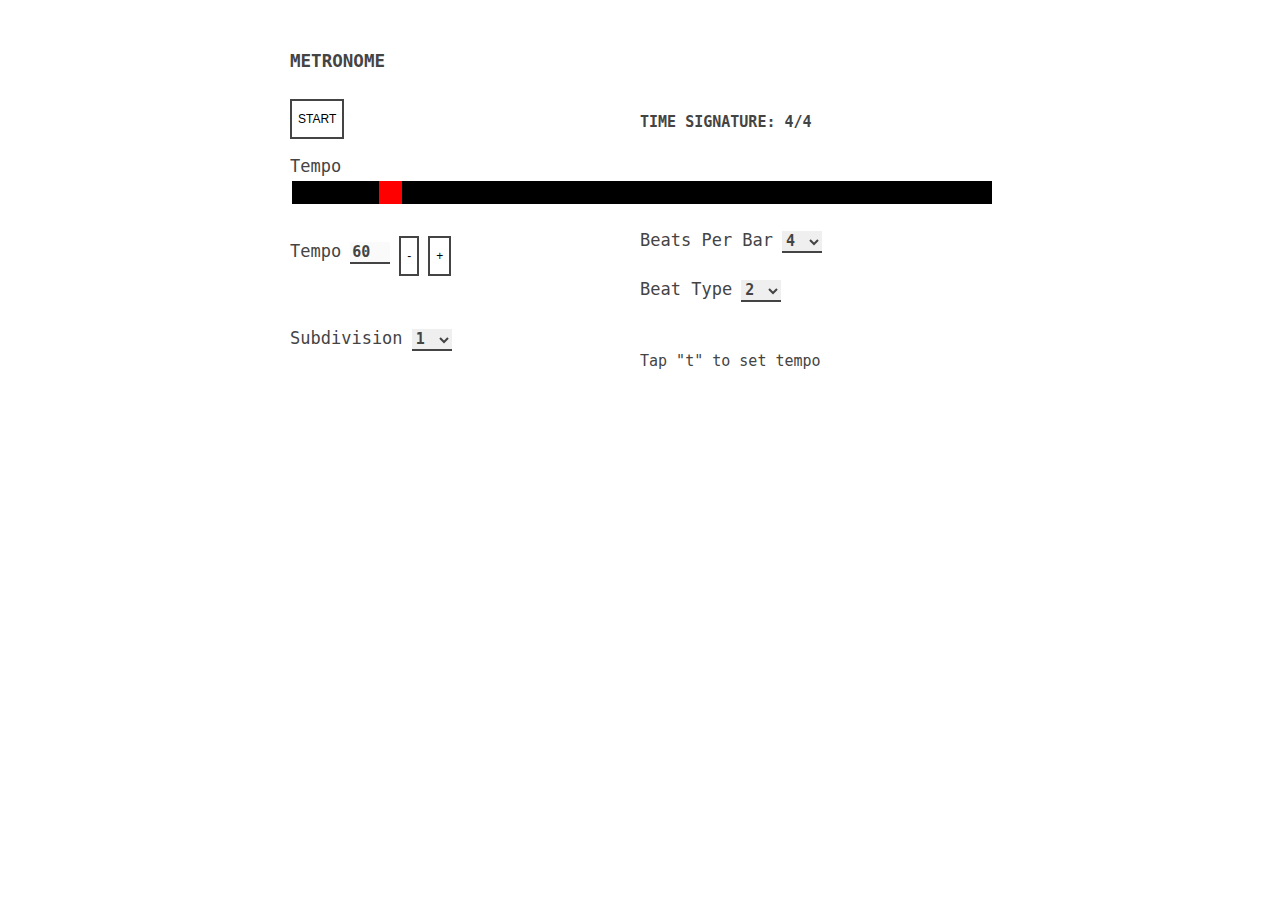
<file: index.html>
<!DOCTYPE html>
<html>
  <head>
    <meta charset="UTF-8">
    <meta name="viewport" content="width=device-width, initial-scale=1">
    <title>Metronome</title>
    <link rel="stylesheet" href="css/main.css">
    <script type="module" src="js/metronome.js"></script>
  </head>
  <body>
    <div id="main-wrapper">

      <h3>Metronome</h3>

      <div class="box-50">
        <button class="toggle" type="button" id="toggle-button">START</button>
      </div>

      <div class="box-50">
        <h4>Time Signature: <span id="time-signature-display">4/4</span></h4>
      </div>

      <div class="box-100">
        <label for="tempo-slider">Tempo</label>
        <input type="range" min="10" max="400" value="60" class="slider" id="tempo-slider">
      </div>

      <div class="box-50">
        <label for="tempo-display">Tempo</label>
        <input type="text" id="tempo-display" value="60" disabled></input>
        <button class="tempo" type="button" id="tempo-down-button">-</button>
        <button class="tempo" type="button" id="tempo-up-button">+</button>
      </div>

      <div class="box-50">
        <label for="beat-per-bar-display">Beats Per Bar</label>
        <select name="beat-type" id="beat-per-bar-display">
          <option value="1">1</option>
          <option value="2">2</option>
          <option value="3">3</option>
          <option value="4" selected>4</option>
          <option value="5">5</option>
          <option value="6">6</option>
          <option value="7">7</option>
          <option value="8">8</option>
          <option value="9">9</option>
          <option value="10">10</option>
          <option value="11">11</option>
          <option value="12">12</option>
          <option value="13">13</option>
        </select>
      </div>

      <div class="box-50">
        <label for="beat-type-display">Beat Type</label>
        <select name="beat-type" id="beat-type-display">
          <option value="2">2</option>
          <option value="4">4</option>
          <option value="8">8</option>
          <option value="16">16</option>
          <option value="32">32</option>
          <option value="64">64</option>
        </select>
      </div>

      <div class="box-50">
        <label for="subdivision-display">Subdivision</label>
        <select name="beat-type" id="subdivision-display">
          <option value="1" selected>1</option>
          <option value="2">2</option>
          <option value="3">3</option>
          <option value="4">4</option>
          <option value="5">5</option>
          <option value="6">6</option>
          <option value="7">7</option>
          <option value="8">8</option>
          <option value="9">9</option>
          <option value="10">10</option>
          <option value="11">11</option>
          <option value="12">12</option>
          <option value="13">13</option>
        </select>
      </div>

      <div class="box-50">
        <p id="tap-display">Tap "t" to set tempo</p>
      </div>
    </div>
  </body>
</html>
</file>
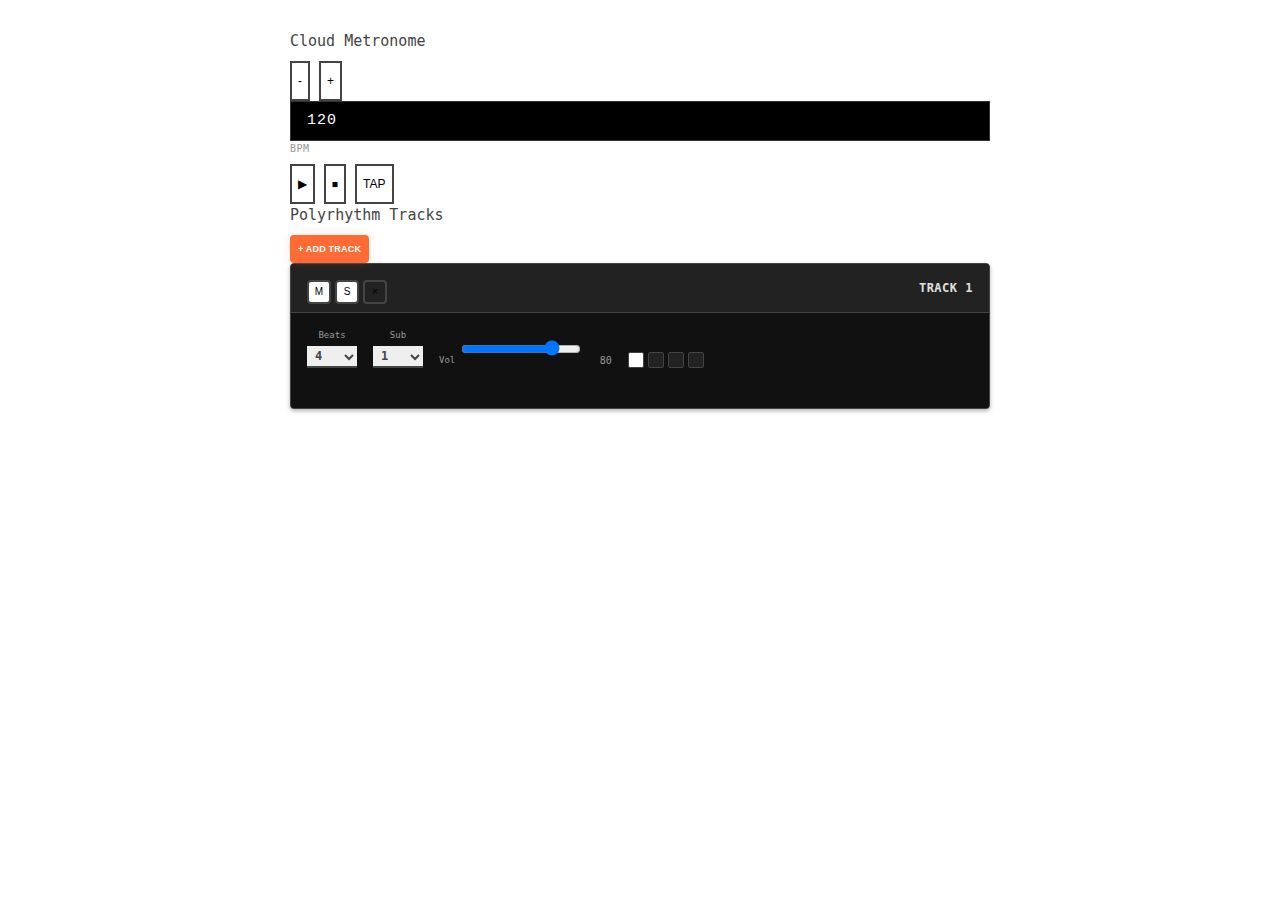
<file: index-new.html>
<!DOCTYPE html>
<html>
  <head>
    <meta charset="UTF-8">
    <meta name="viewport" content="width=device-width, initial-scale=1">
    <title>Metronome Pro</title>
    <link rel="stylesheet" href="css/components.css">
    <link rel="stylesheet" href="css/main.css">
    <script type="module" src="js/simple-metronome.js"></script>
  </head>
  <body>
    <div class="app-container">
      
      <!-- Global Controls -->
      <header class="global-controls">
        <div class="title">Cloud Metronome</div>
        
        <div class="master-controls">
          <div class="tempo-controls">
            <button id="tempo-down-button">-</button>
            <button id="tempo-up-button">+</button>
          </div>
          <div id="tempo-display"></div>
        </div>
        
        <div class="transport-controls">
          <button id="toggle-button" class="play-button">
            <span id="play-icon">▶</span>
          </button>
          <button id="reset-button">⏹</button>
          <button id="tap-tempo-button">TAP</button>
        </div>
      </header>

      <!-- Polyrhythm Section -->
      <main class="polyrhythm-section">
        <div class="polyrhythm-controls">
          <div class="section-title">Polyrhythm Tracks</div>
          <button class="add-track-button" id="add-track-button">+ Add Track</button>
        </div>
        
        <div class="tracks-container" id="tracks-container">
          <!-- Polyrhythm tracks will be added here dynamically -->
        </div>
      </main>

    </div>

    <!-- Hidden original controls for fallback -->
    <div style="display: none;">
      <input type="range" min="10" max="400" value="60" class="slider" id="tempo-slider">
      <input type="text" id="tempo-input" value="60">
      <span id="tap-display">Tap "t" to set tempo</span>
    </div>
  </body>
</html>
</file>
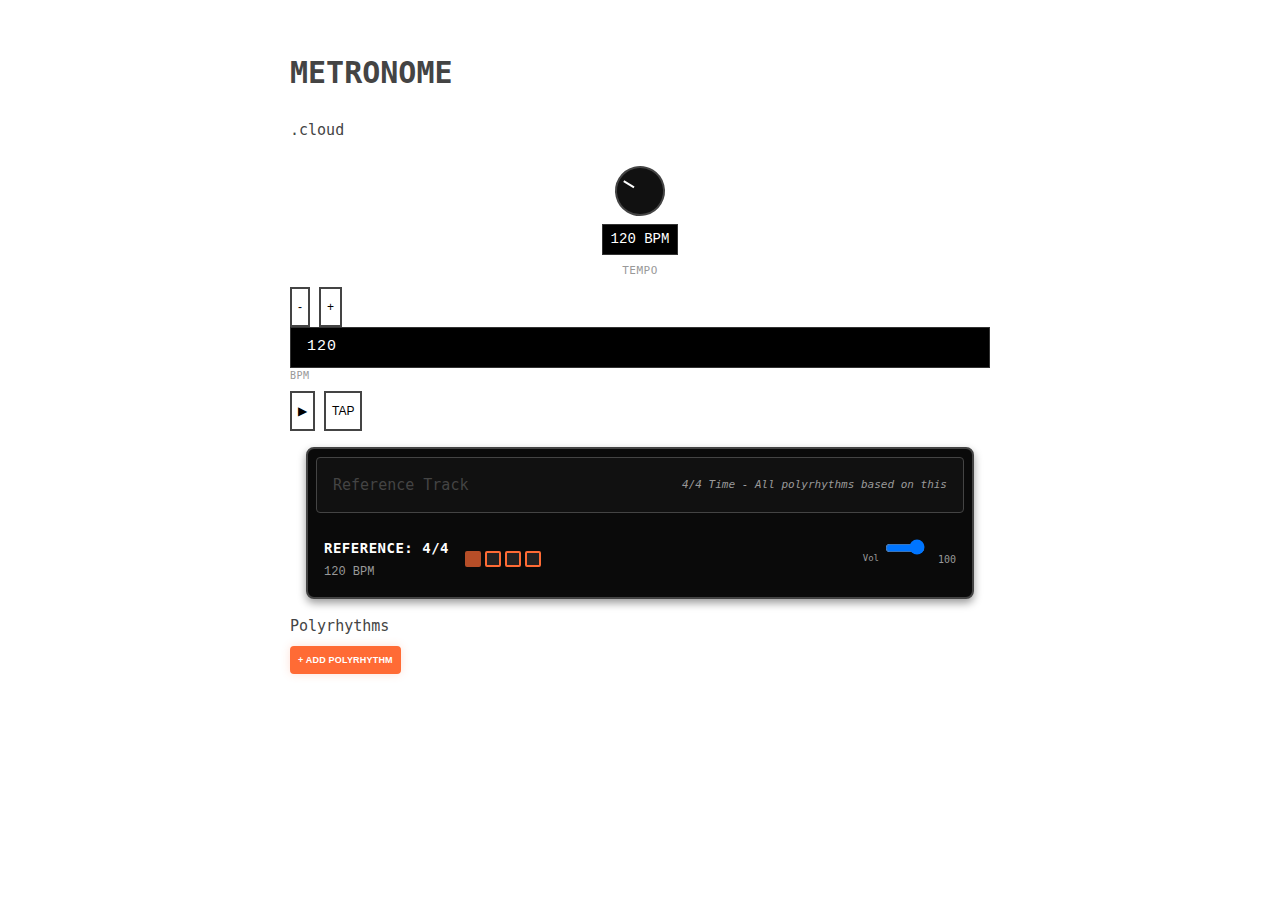
<file: index-simple.html>
<!DOCTYPE html>
<html>
  <head>
    <meta charset="UTF-8">
    <meta name="viewport" content="width=device-width, initial-scale=1">
    <title>metronome.cloud - Polyrhythmic Metronome</title>
    <link rel="stylesheet" href="css/components.css">
    <link rel="stylesheet" href="css/main.css">
    <script type="module" src="js/polyrhythmic-metronome.js"></script>
  </head>
  <body>
    <div class="app-container">
      
      <!-- Global Controls -->
      <header class="global-controls">
        <div class="logo-header">
          <div class="metronome-icon">
            <div class="icon-grid">
              <div class="grid-square"></div>
              <div class="grid-square accent"></div>
              <div class="grid-square"></div>
              <div class="grid-square"></div>
              <div class="grid-square accent"></div>
              <div class="grid-square empty"></div>
              <div class="grid-square"></div>
              <div class="grid-square"></div>
              <div class="grid-square accent"></div>
            </div>
          </div>
          <div class="logo-text">
            <h1 class="brand-name">metronome</h1>
            <p class="brand-domain">.cloud</p>
          </div>
        </div>
        
        <div class="master-controls">
          <div id="tempo-knob"></div>
          <div class="tempo-controls">
            <button id="tempo-down-button">-</button>
            <button id="tempo-up-button">+</button>
          </div>
          <div id="tempo-display"></div>
        </div>
        
        <div class="transport-controls">
          <button id="toggle-button" class="play-button">
            <span id="play-icon">▶</span>
          </button>
          <button id="tap-tempo-button">TAP</button>
        </div>
      </header>

      <!-- Reference Track Section -->
      <section class="reference-section">
        <div class="section-header">
          <div class="section-title">Reference Track</div>
          <div class="reference-info">4/4 Time - All polyrhythms based on this</div>
        </div>
        
        <div class="reference-track" id="reference-track">
          <!-- Reference track will be created here -->
        </div>
      </section>

      <!-- Polyrhythm Section -->
      <main class="polyrhythm-section">
        <div class="polyrhythm-controls">
          <div class="section-title">Polyrhythms</div>
          <button class="add-track-button" id="add-polyrhythm-button">+ Add Polyrhythm</button>
        </div>
        
        <div class="tracks-container" id="polyrhythms-container">
          <!-- Polyrhythm tracks will be added here dynamically -->
        </div>
      </main>

    </div>
  </body>
</html>
</file>
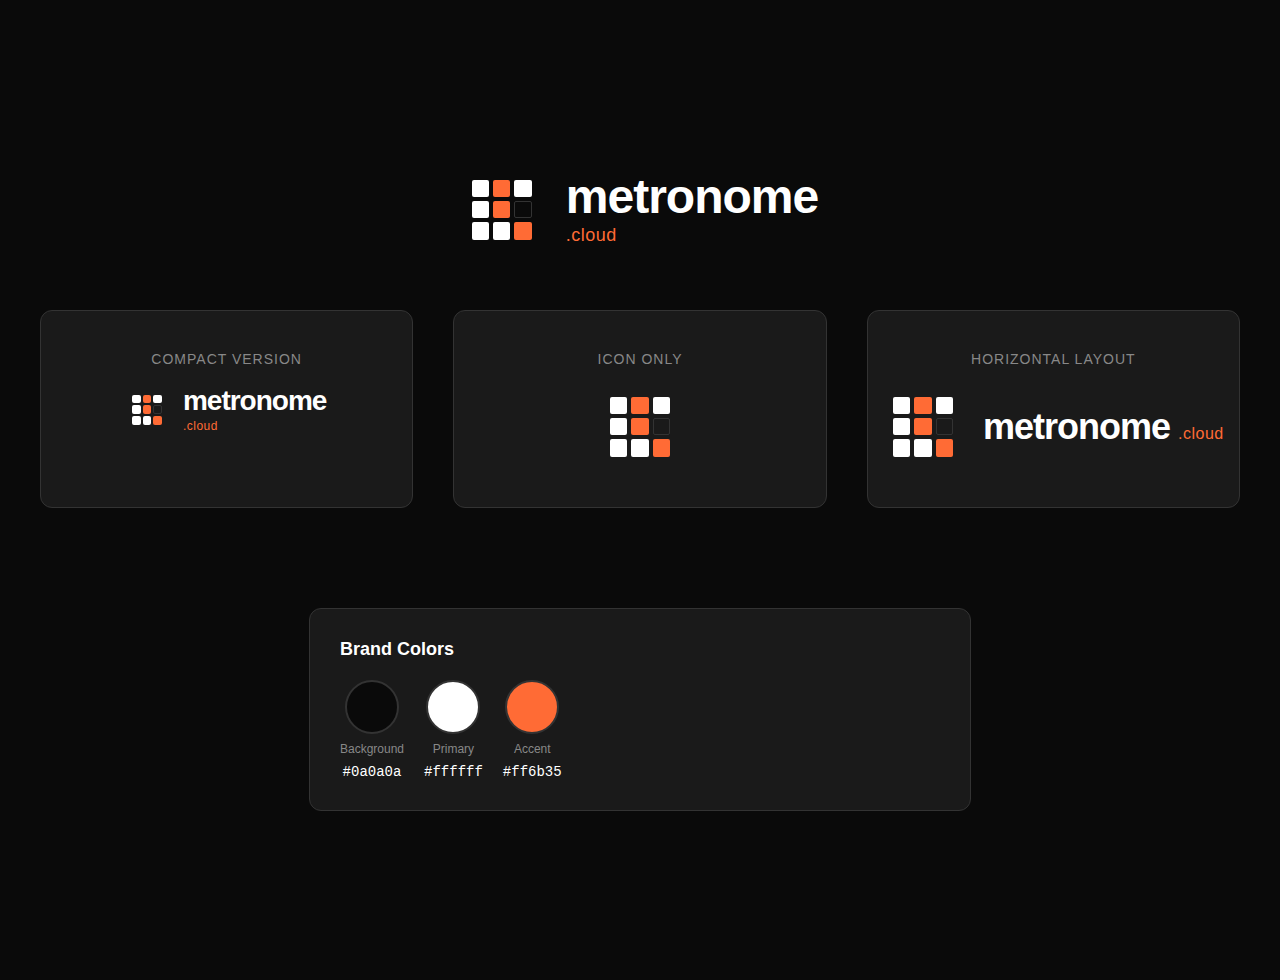
<file: metronome_logo.html>
<!DOCTYPE html>
<html lang="en">
<head>
    <meta charset="UTF-8">
    <meta name="viewport" content="width=device-width, initial-scale=1.0">
    <title>Metronome.cloud Logo</title>
    <style>
        body {
            margin: 0;
            padding: 40px;
            background: #0a0a0a;
            font-family: -apple-system, BlinkMacSystemFont, 'Segoe UI', Roboto, sans-serif;
            display: flex;
            flex-direction: column;
            align-items: center;
            min-height: 100vh;
            justify-content: center;
        }

        .logo-container {
            display: flex;
            flex-direction: column;
            align-items: center;
            gap: 60px;
        }

        .logo {
            display: flex;
            align-items: center;
            gap: 24px;
        }

        .metronome-icon {
            position: relative;
            width: 80px;
            height: 80px;
            display: flex;
            align-items: center;
            justify-content: center;
        }

        .icon-grid {
            display: grid;
            grid-template-columns: repeat(3, 1fr);
            grid-template-rows: repeat(3, 1fr);
            gap: 4px;
            width: 60px;
            height: 60px;
        }

        .grid-square {
            background: #ffffff;
            border-radius: 2px;
            transition: all 0.3s ease;
        }

        .grid-square.accent {
            background: #ff6b35;
        }

        .grid-square.empty {
            background: transparent;
            border: 1px solid #333;
        }

        .logo-text {
            display: flex;
            flex-direction: column;
            align-items: flex-start;
        }

        .brand-name {
            font-size: 48px;
            font-weight: 700;
            color: #ffffff;
            letter-spacing: -1px;
            margin: 0;
            line-height: 1;
        }

        .brand-domain {
            font-size: 18px;
            font-weight: 400;
            color: #ff6b35;
            margin: 4px 0 0 0;
            letter-spacing: 0.5px;
        }

        .logo-variants {
            display: grid;
            grid-template-columns: repeat(auto-fit, minmax(300px, 1fr));
            gap: 40px;
            width: 100%;
            max-width: 1200px;
        }

        .variant {
            background: #1a1a1a;
            padding: 40px;
            border-radius: 12px;
            border: 1px solid #333;
            display: flex;
            flex-direction: column;
            align-items: center;
            gap: 20px;
        }

        .variant-title {
            color: #888;
            font-size: 14px;
            font-weight: 500;
            text-transform: uppercase;
            letter-spacing: 1px;
            margin: 0;
        }

        .compact-logo {
            display: flex;
            align-items: center;
            gap: 16px;
        }

        .compact-logo .metronome-icon {
            width: 40px;
            height: 40px;
        }

        .compact-logo .icon-grid {
            width: 30px;
            height: 30px;
            gap: 2px;
        }

        .compact-logo .brand-name {
            font-size: 28px;
        }

        .compact-logo .brand-domain {
            font-size: 12px;
        }

        .icon-only {
            display: flex;
            align-items: center;
            justify-content: center;
        }

        .horizontal-logo {
            display: flex;
            align-items: center;
            gap: 20px;
        }

        .horizontal-logo .logo-text {
            flex-direction: row;
            align-items: baseline;
            gap: 8px;
        }

        .horizontal-logo .brand-name {
            font-size: 36px;
        }

        .horizontal-logo .brand-domain {
            font-size: 16px;
            margin: 0;
        }

        @keyframes pulse {
            0%, 100% { 
                transform: scale(1);
                opacity: 1;
            }
            50% { 
                transform: scale(1.1);
                opacity: 0.8;
            }
        }

        .logo:hover .grid-square.accent {
            animation: pulse 1s ease-in-out infinite;
        }

        .color-info {
            background: #1a1a1a;
            padding: 30px;
            border-radius: 12px;
            border: 1px solid #333;
            width: 100%;
            max-width: 600px;
            margin-top: 40px;
        }

        .color-info h3 {
            color: #ffffff;
            margin: 0 0 20px 0;
            font-size: 18px;
        }

        .color-swatches {
            display: flex;
            gap: 20px;
        }

        .color-swatch {
            display: flex;
            flex-direction: column;
            align-items: center;
            gap: 8px;
        }

        .color-circle {
            width: 50px;
            height: 50px;
            border-radius: 50%;
            border: 2px solid #333;
        }

        .color-label {
            color: #888;
            font-size: 12px;
            text-align: center;
        }

        .color-code {
            color: #ffffff;
            font-size: 14px;
            font-family: 'Courier New', monospace;
        }
    </style>
</head>
<body>
    <div class="logo-container">
        <div class="logo">
            <div class="metronome-icon">
                <div class="icon-grid">
                    <div class="grid-square"></div>
                    <div class="grid-square accent"></div>
                    <div class="grid-square"></div>
                    <div class="grid-square"></div>
                    <div class="grid-square accent"></div>
                    <div class="grid-square empty"></div>
                    <div class="grid-square"></div>
                    <div class="grid-square"></div>
                    <div class="grid-square accent"></div>
                </div>
            </div>
            <div class="logo-text">
                <h1 class="brand-name">metronome</h1>
                <p class="brand-domain">.cloud</p>
            </div>
        </div>

        <div class="logo-variants">
            <div class="variant">
                <h3 class="variant-title">Compact Version</h3>
                <div class="compact-logo">
                    <div class="metronome-icon">
                        <div class="icon-grid">
                            <div class="grid-square"></div>
                            <div class="grid-square accent"></div>
                            <div class="grid-square"></div>
                            <div class="grid-square"></div>
                            <div class="grid-square accent"></div>
                            <div class="grid-square empty"></div>
                            <div class="grid-square"></div>
                            <div class="grid-square"></div>
                            <div class="grid-square accent"></div>
                        </div>
                    </div>
                    <div class="logo-text">
                        <h1 class="brand-name">metronome</h1>
                        <p class="brand-domain">.cloud</p>
                    </div>
                </div>
            </div>

            <div class="variant">
                <h3 class="variant-title">Icon Only</h3>
                <div class="icon-only">
                    <div class="metronome-icon">
                        <div class="icon-grid">
                            <div class="grid-square"></div>
                            <div class="grid-square accent"></div>
                            <div class="grid-square"></div>
                            <div class="grid-square"></div>
                            <div class="grid-square accent"></div>
                            <div class="grid-square empty"></div>
                            <div class="grid-square"></div>
                            <div class="grid-square"></div>
                            <div class="grid-square accent"></div>
                        </div>
                    </div>
                </div>
            </div>

            <div class="variant">
                <h3 class="variant-title">Horizontal Layout</h3>
                <div class="horizontal-logo">
                    <div class="metronome-icon">
                        <div class="icon-grid">
                            <div class="grid-square"></div>
                            <div class="grid-square accent"></div>
                            <div class="grid-square"></div>
                            <div class="grid-square"></div>
                            <div class="grid-square accent"></div>
                            <div class="grid-square empty"></div>
                            <div class="grid-square"></div>
                            <div class="grid-square"></div>
                            <div class="grid-square accent"></div>
                        </div>
                    </div>
                    <div class="logo-text">
                        <h1 class="brand-name">metronome</h1>
                        <p class="brand-domain">.cloud</p>
                    </div>
                </div>
            </div>
        </div>

        <div class="color-info">
            <h3>Brand Colors</h3>
            <div class="color-swatches">
                <div class="color-swatch">
                    <div class="color-circle" style="background: #0a0a0a;"></div>
                    <div class="color-label">Background</div>
                    <div class="color-code">#0a0a0a</div>
                </div>
                <div class="color-swatch">
                    <div class="color-circle" style="background: #ffffff;"></div>
                    <div class="color-label">Primary</div>
                    <div class="color-code">#ffffff</div>
                </div>
                <div class="color-swatch">
                    <div class="color-circle" style="background: #ff6b35;"></div>
                    <div class="color-label">Accent</div>
                    <div class="color-code">#ff6b35</div>
                </div>
            </div>
        </div>
    </div>
</body>
</html>
</file>
<file: css/main.css>
* {box-sizing:border-box}

body {
  margin: 0 auto;
  font-family: 'Roboto Mono', monospace;
  font-size: 15px;
  padding: 2em;
  max-width: 760px;
  line-height: 1.5;
  color: #444;
  display: flex;
  flex-direction: column;
  min-height: 100vh;
  overflow-x: hidden;
}

p {
  margin: 24px 0;
}

label {
  font-size: 17px;
}

input, select {
  font-family: inherit;
  font-size: inherit;
  color: inherit;
  border: none;
  border-bottom: 2px solid #444;
  font-weight: bold;
  width: 40px;
  font-size: inherit;
  margin-bottom: 24px;
}

textarea, #output {
  position: absolute;
  top: 0;
  left: 0;
  right: 0;
  bottom: 0;
  width: 100%;
  height: 100%;
}
#output {
  border: 1px solid #444;
  word-wrap: break-word;
  white-space: pre-wrap;
  overflow: auto;
}
textarea {
  background: transparent;
  color: transparent;
  caret-color: black !important;
  font-family: inherit;
  font-size: inherit;
  line-height: inherit;
  border: none;
}

h1,h2,h3,h4,h5,h6 {
  text-transform: uppercase;
}

button {
  border: 2px solid #444;
  background: white;
  font-family: sans-serif;
  font-size: 12px;
  text-transform: uppercase;
  cursor: pointer;
  height: 40px;
  min-width: 10px;
  vertical-align: middle;
  margin-top: 8px;
}

button:active {
  background: blue;
  color: white;
}

button:hover {
  background: red;
  color: white;
}

a:link, a:visited {
  color: inherit;
  background: #7fffd46e;
}
a:hover {
  background: aquamarine;
}

footer {
  margin-top: 24px;
}

.box-100 {
  float: left;
  width: 100%;
}

.box-50 {
  float: left;
  width: 50%;
}

#tempo-slider {
  width: 100%;
}

.slider {
  -webkit-appearance: none;
  width: 100%;
  height: 23px;
  background: black;
  outline: none;
  opacity: 1;
  -webkit-transition: .2s;
  transition: opacity .2s;
  border: 0px;
}

.slider:hover {
  opacity: 0.8;
}

.slider::-webkit-slider-thumb {
  -webkit-appearance: none;
  appearance: none;
  width: 23px;
  height: 23px;
  background: red;
  cursor: pointer;
}

.slider::-moz-range-thumb {
  width: 23px;
  height: 23px;
  background: red;
  cursor: pointer;
}
</file>
<file: css/components.css>
/* Minimal High-Contrast Theme */
:root {
  /* Monochrome Base */
  --bg-primary: #000000;
  --bg-secondary: #111111;
  --bg-tertiary: #222222;
  --bg-panel: #0a0a0a;
  --bg-input: #1a1a1a;
  
  /* High Contrast Text */
  --text-primary: #ffffff;
  --text-secondary: #e0e0e0;
  --text-muted: #999999;
  --text-dim: #666666;
  
  /* Brand Accent Colors */
  --accent-primary: #ff6b35;
  --accent-active: #ff0000;
  --accent-hover: #333333;
  --accent-border: #444444;
  
  /* Display Colors */
  --display-text: #ffffff;
  --display-bg: #000000;
  --display-border: #333333;
  
  /* Component Sizes */
  --knob-size-small: 40px;
  --knob-size-medium: 60px;
  --knob-size-large: 80px;
  
  /* Spacing */
  --spacing-xs: 4px;
  --spacing-sm: 8px;
  --spacing-md: 16px;
  --spacing-lg: 24px;
  --spacing-xl: 32px;
  
  /* Borders and Shadows */
  --border-radius: 4px;
  --border-radius-large: 8px;
  --shadow-small: 0 2px 4px rgba(0, 0, 0, 0.3);
  --shadow-medium: 0 4px 8px rgba(0, 0, 0, 0.4);
  --shadow-large: 0 8px 16px rgba(0, 0, 0, 0.5);
  
  /* Transitions */
  --transition-fast: 0.1s ease;
  --transition-medium: 0.2s ease;
  --transition-slow: 0.3s ease;
}

/* Minimal Knob Control */
.knob-control {
  display: flex;
  flex-direction: column;
  align-items: center;
  gap: var(--spacing-sm);
  user-select: none;
}

.knob-container {
  position: relative;
  display: flex;
  flex-direction: column;
  align-items: center;
  gap: var(--spacing-sm);
}

.knob-handle {
  position: relative;
  background: var(--bg-secondary);
  border: 2px solid var(--accent-border);
  border-radius: 50%;
  cursor: grab;
  transition: all var(--transition-fast);
}

.knob-handle:hover {
  border-color: var(--accent-primary);
}

.knob-control.dragging .knob-handle {
  cursor: grabbing;
  border-color: var(--accent-active);
}

.knob-indicator {
  position: absolute;
  top: 4px;
  left: 50%;
  transform: translateX(-50%);
  width: 2px;
  height: 25%;
  background: var(--text-primary);
}

.knob-value {
  background: var(--display-bg);
  color: var(--display-text);
  padding: var(--spacing-xs) var(--spacing-sm);
  border: 1px solid var(--display-border);
  font-family: 'Courier New', monospace;
  font-size: 14px;
  font-weight: normal;
  text-align: center;
  min-width: 50px;
}

.knob-label {
  color: var(--text-muted);
  font-size: 11px;
  text-transform: uppercase;
  letter-spacing: 0.5px;
  text-align: center;
}

/* Simple Display Component */
.led-display {
  display: flex;
  flex-direction: column;
  align-items: center;
  gap: var(--spacing-xs);
}

.led-screen {
  background: var(--display-bg);
  border: 1px solid var(--display-border);
  padding: var(--spacing-sm) var(--spacing-md);
  font-family: 'Courier New', monospace;
  color: var(--display-text);
}

.led-text {
  font-weight: normal;
  letter-spacing: 1px;
}

.led-label {
  color: var(--text-muted);
  font-size: 10px;
  text-transform: uppercase;
  letter-spacing: 0.5px;
}

/* Beat Indicator Component */
.beat-indicator {
  user-select: none;
}

/* Circular Beat Indicator */
.beat-indicator--circular .beat-circle {
  position: relative;
  width: 120px;
  height: 120px;
  border: 2px solid var(--bg-tertiary);
  border-radius: 50%;
  background: var(--bg-secondary);
  box-shadow: inset var(--shadow-small);
}

.beat-indicator--circular .beat {
  position: absolute;
  width: 20px;
  height: 20px;
  transform-origin: 60px 60px;
}

.beat-indicator--circular .beat-0 { transform: rotate(0deg) translateY(-50px); }
.beat-indicator--circular .beat-1 { transform: rotate(90deg) translateY(-50px); }
.beat-indicator--circular .beat-2 { transform: rotate(180deg) translateY(-50px); }
.beat-indicator--circular .beat-3 { transform: rotate(270deg) translateY(-50px); }

.beat-indicator--circular .beat-main {
  width: 16px;
  height: 16px;
  background: var(--bg-tertiary);
  border: 2px solid var(--bg-primary);
  border-radius: 50%;
  transition: all var(--transition-fast);
}

.beat-indicator--circular .beat.active .beat-main {
  background: var(--accent-primary);
  box-shadow: 0 0 12px var(--accent-primary);
  transform: scale(1.2);
}

/* Bar Beat Indicator */
.beat-indicator--bar .beat-bar {
  display: flex;
  gap: var(--spacing-sm);
  padding: var(--spacing-md);
  background: var(--bg-secondary);
  border-radius: var(--border-radius);
  border: 1px solid var(--bg-tertiary);
}

.beat-indicator--bar .beat {
  display: flex;
  flex-direction: column;
  align-items: center;
  gap: var(--spacing-xs);
}

.beat-indicator--bar .beat-main {
  width: 24px;
  height: 32px;
  background: var(--bg-tertiary);
  border: 1px solid var(--bg-primary);
  border-radius: var(--border-radius);
  transition: all var(--transition-fast);
}

.beat-indicator--bar .beat.active .beat-main {
  background: var(--accent-primary);
  box-shadow: 0 0 8px var(--accent-primary);
}

.beat-indicator--bar .subdivisions {
  display: flex;
  gap: 2px;
}

.beat-indicator--bar .subdivision {
  width: 4px;
  height: 8px;
  background: var(--bg-primary);
  border-radius: 1px;
  transition: background var(--transition-fast);
}

.beat-indicator--bar .subdivision.active-subdivision {
  background: var(--accent-secondary);
}

/* LED Beat Indicator */
.beat-indicator--led .led-grid {
  display: flex;
  flex-direction: column;
  align-items: center;
  gap: var(--spacing-sm);
  padding: var(--spacing-md);
  background: var(--bg-secondary);
  border-radius: var(--border-radius);
  border: 1px solid var(--bg-tertiary);
}

.beat-indicator--led .current-beat {
  display: flex;
  flex-direction: column;
  align-items: center;
  gap: var(--spacing-xs);
}

.beat-indicator--led .beat-number {
  font-family: 'Courier New', monospace;
  font-size: 24px;
  font-weight: bold;
  color: var(--led-green);
  text-shadow: 0 0 8px var(--led-green);
  background: var(--led-green-dim);
  padding: var(--spacing-xs) var(--spacing-sm);
  border-radius: var(--border-radius);
  min-width: 40px;
  text-align: center;
}

.beat-indicator--led .beat-label {
  font-size: 10px;
  color: var(--text-muted);
  text-transform: uppercase;
  letter-spacing: 1px;
}

.beat-indicator--led .beat-dots {
  display: flex;
  gap: var(--spacing-xs);
}

.beat-indicator--led .beat-dot {
  width: 12px;
  height: 12px;
  background: var(--led-green-dim);
  border: 1px solid var(--bg-primary);
  border-radius: 50%;
  transition: all var(--transition-fast);
}

.beat-indicator--led .beat-dot.active {
  background: var(--led-green);
  box-shadow: 0 0 8px var(--led-green);
}

/* Size Modifiers */
.beat-indicator--small { transform: scale(0.8); }
.beat-indicator--large { transform: scale(1.2); }

/* Flash Animation */
.beat-indicator.flash {
  animation: flash 0.1s ease-in-out;
}

@keyframes flash {
  0%, 100% { opacity: 1; }
  50% { opacity: 0.5; }
}

/* Polyrhythm Track Component */
.polyrhythm-track {
  background: var(--bg-secondary, #111111);
  border: 1px solid var(--accent-border, #444444);
  border-radius: var(--border-radius, 4px);
  margin-bottom: var(--spacing-sm);
  box-shadow: var(--shadow-small, 0 2px 4px rgba(0, 0, 0, 0.3));
}

.track-header {
  display: flex;
  justify-content: space-between;
  align-items: center;
  padding: var(--spacing-sm, 8px) var(--spacing-md, 16px);
  background: var(--bg-tertiary, #222222);
  border-radius: var(--border-radius, 4px) var(--border-radius, 4px) 0 0;
  border-bottom: 1px solid var(--accent-border, #444444);
}

.track-controls {
  display: flex;
  gap: var(--spacing-xs);
  align-items: center;
}

.track-controls button {
  width: 24px;
  height: 24px;
  font-size: 10px;
  padding: 0;
  display: flex;
  align-items: center;
  justify-content: center;
  border-radius: var(--border-radius, 4px);
  transition: all var(--transition-fast, 0.1s);
}

.track-mute.active {
  background: var(--accent-active);
  box-shadow: 0 0 6px var(--accent-active);
}

.track-solo.active {
  background: #ffaa00;
  box-shadow: 0 0 6px #ffaa00;
}

.track-remove {
  background: var(--bg-tertiary);
  border-color: var(--accent-border);
}

.track-remove:hover {
  background: var(--accent-active);
  box-shadow: 0 0 6px var(--accent-active);
}

.track-label {
  font-size: 12px;
  color: var(--text-secondary);
  text-transform: uppercase;
  letter-spacing: 0.5px;
  font-weight: 600;
}

.track-body {
  display: flex;
  align-items: center;
  gap: var(--spacing-md);
  padding: var(--spacing-md, 16px);
  background: var(--bg-secondary, #111111);
  border-radius: 0 0 var(--border-radius, 4px) var(--border-radius, 4px);
}

@media (max-width: 768px) {
  .track-body {
    flex-direction: column;
    align-items: stretch;
    gap: var(--spacing-sm);
  }
  
  .track-visualizer {
    order: 3;
    justify-content: center;
  }
  
  .track-pattern, .track-volume {
    flex-direction: row;
    justify-content: space-between;
    align-items: center;
  }
}

.track-pattern, .track-subdivision, .track-volume {
  display: flex;
  flex-direction: column;
  align-items: center;
  gap: var(--spacing-xs);
}

.track-pattern label, .track-subdivision label, .track-volume label {
  font-size: 9px;
  color: var(--text-muted);
  margin-bottom: 0;
}

.track-pattern select, .track-subdivision select {
  width: 50px;
  padding: 2px 4px;
  font-size: 12px;
}

.track-volume {
  flex: 1;
  flex-direction: row;
  gap: var(--spacing-xs);
}

.volume-slider {
  flex: 1;
  height: 20px;
}

.volume-value {
  font-size: 10px;
  color: var(--text-muted);
  min-width: 25px;
  text-align: right;
}

.track-visualizer {
  flex: 2;
  display: flex;
  align-items: center;
}

.beat-dots {
  display: flex;
  gap: 4px;
  flex-wrap: wrap;
}

.beat-dot {
  width: 16px;
  height: 16px;
  background: var(--bg-tertiary);
  border: 1px solid var(--accent-border);
  border-radius: 2px;
  cursor: pointer;
  transition: all var(--transition-fast);
}

.beat-dot:hover {
  border-color: var(--accent-primary);
}

.beat-dot.muted {
  background: #666666;
  border-color: #666666;
  opacity: 0.5;
}

.beat-dot.muted.active {
  border-color: #666666;
  background: #666666;
  box-shadow: 0 0 4px #666666;
}

.beat-dot.downbeat {
  background: var(--text-primary);
}

.beat-dot.strong {
  background: var(--text-muted);
}

.beat-dot.active {
  background: var(--accent-active);
  box-shadow: 0 0 4px var(--accent-active);
}

/* Add Track Button */
.add-track-button {
  background: var(--accent-primary, #ff6b35);
  border: 2px solid var(--accent-primary, #ff6b35);
  color: var(--text-primary, #ffffff);
  padding: 4px 6px;
  font-size: 9px;
  font-weight: 600;
  text-transform: uppercase;
  letter-spacing: 0.2px;
  border-radius: var(--border-radius, 4px);
  transition: all var(--transition-medium, 0.2s);
  box-shadow: 0 0 10px rgba(255, 107, 53, 0.2);
  white-space: nowrap;
  height: 28px;
  flex-shrink: 0;
}

.add-track-button:hover {
  background: var(--accent-secondary, #00ff88);
  border-color: var(--accent-secondary, #00ff88);
  box-shadow: 0 0 15px rgba(0, 255, 136, 0.3);
  transform: translateY(-1px);
}

/* Reference Track Section */
.reference-section {
  background: var(--bg-panel, #252525);
  border: 2px solid var(--accent-border, #444444);
  border-radius: var(--border-radius-large, 8px);
  box-shadow: var(--shadow-medium, 0 4px 8px rgba(0, 0, 0, 0.4));
  margin: var(--spacing-md, 16px);
}

.section-header {
  display: flex;
  justify-content: space-between;
  align-items: center;
  padding: var(--spacing-md, 16px);
  background: var(--bg-secondary, #111111);
  border-radius: var(--border-radius, 4px);
  border: 1px solid var(--accent-border, #444444);
  margin: var(--spacing-sm, 8px);
}

.reference-info {
  font-size: 11px;
  color: var(--text-muted);
  font-style: italic;
}

.reference-track-display {
  display: flex;
  align-items: center;
  gap: var(--spacing-md);
  padding: var(--spacing-md);
  flex-shrink: 0;
}

.reference-track-display .track-info {
  display: flex;
  flex-direction: column;
  gap: var(--spacing-xs);
}

.reference-track-display .track-label {
  font-size: 14px;
  font-weight: bold;
  color: var(--text-primary);
}

.reference-track-display .track-tempo {
  font-size: 12px;
  color: var(--text-muted);
  font-family: 'Courier New', monospace;
}

.reference-dots .beat-dot, .polyrhythm-dots .beat-dot {
  border: 2px solid var(--accent-primary);
}

.reference-dots .beat-dot.active, .polyrhythm-dots .beat-dot.active {
  background: var(--accent-primary);
  box-shadow: 0 0 8px var(--accent-primary);
}

.reference-dots .beat-dot.muted.active, .polyrhythm-dots .beat-dot.muted.active {
  background: #666666;
  border-color: #666666;
  box-shadow: 0 0 4px #666666;
}

.reference-dots .beat-dot.downbeat, .polyrhythm-dots .beat-dot.downbeat {
  background: var(--accent-primary);
  opacity: 0.7;
}

.reference-dots .beat-dot.downbeat.active, .polyrhythm-dots .beat-dot.downbeat.active {
  opacity: 1;
  box-shadow: 0 0 12px var(--accent-primary);
}
</file>
